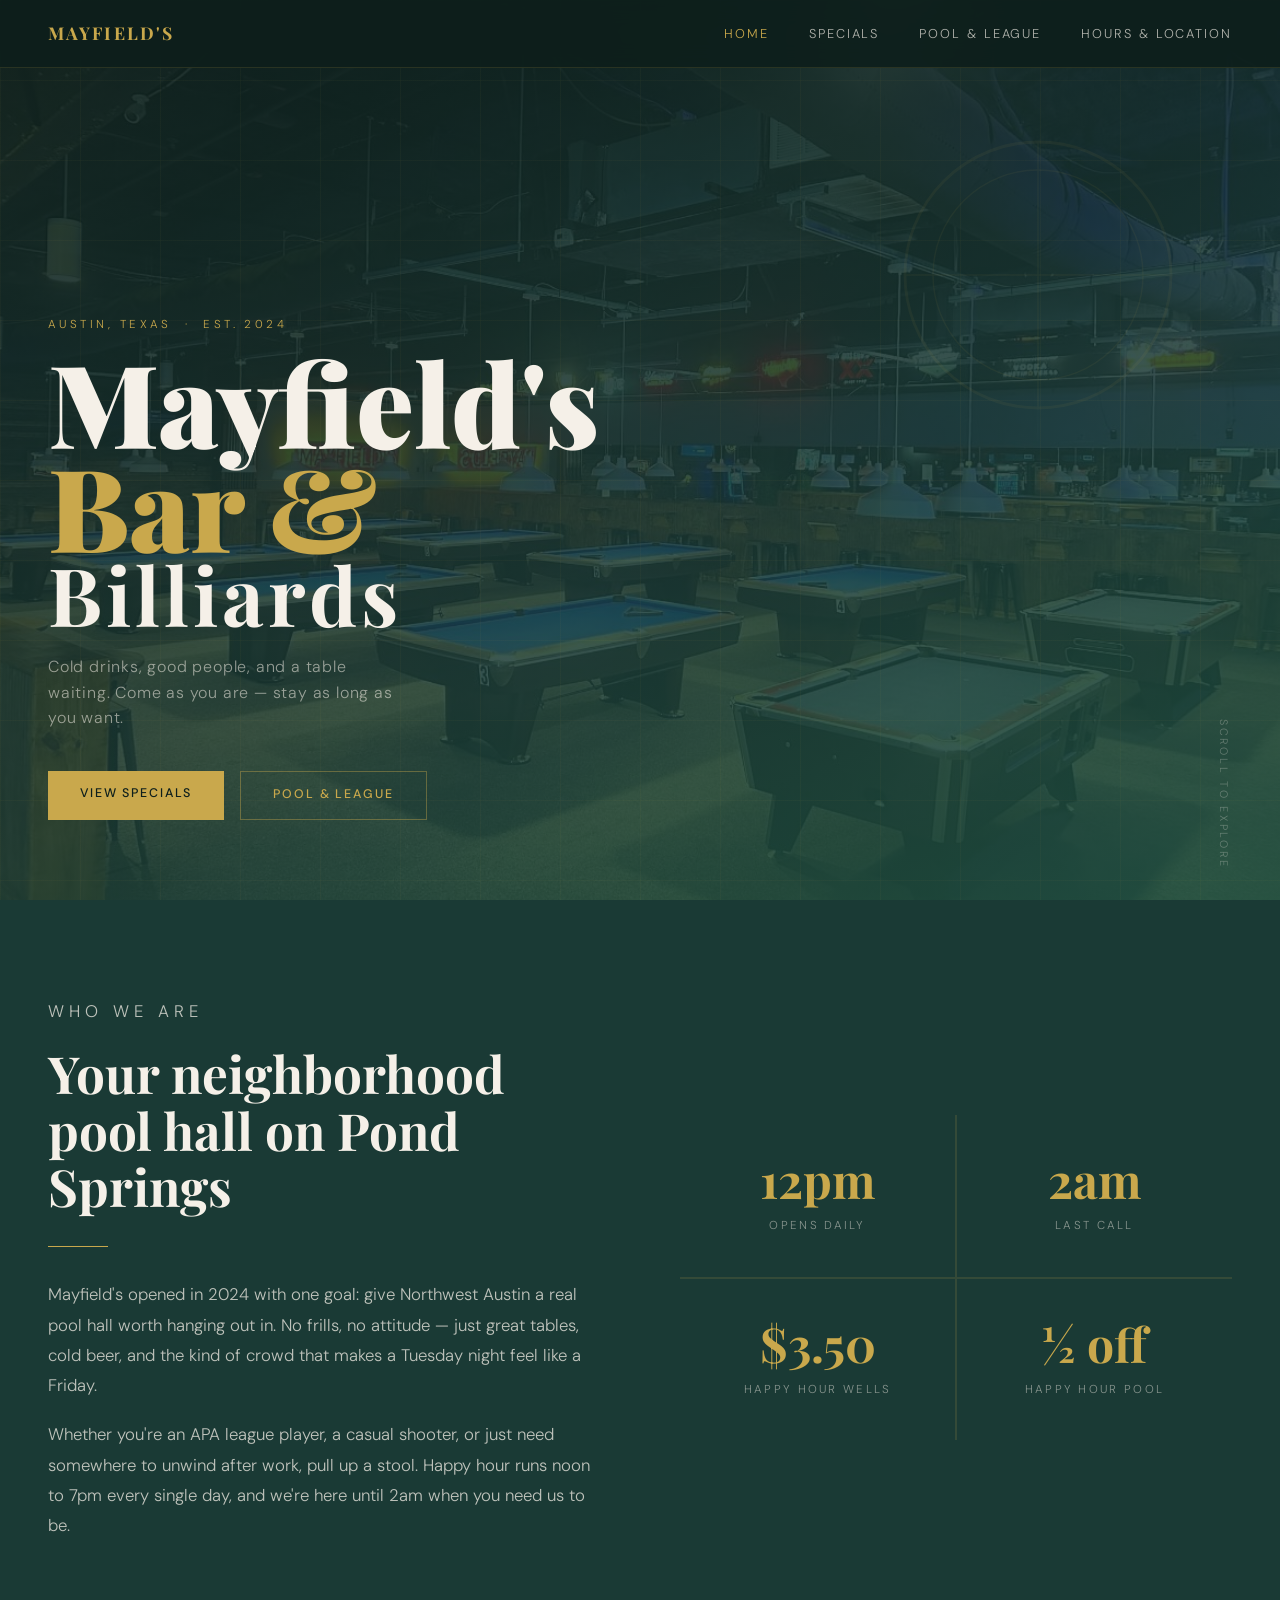
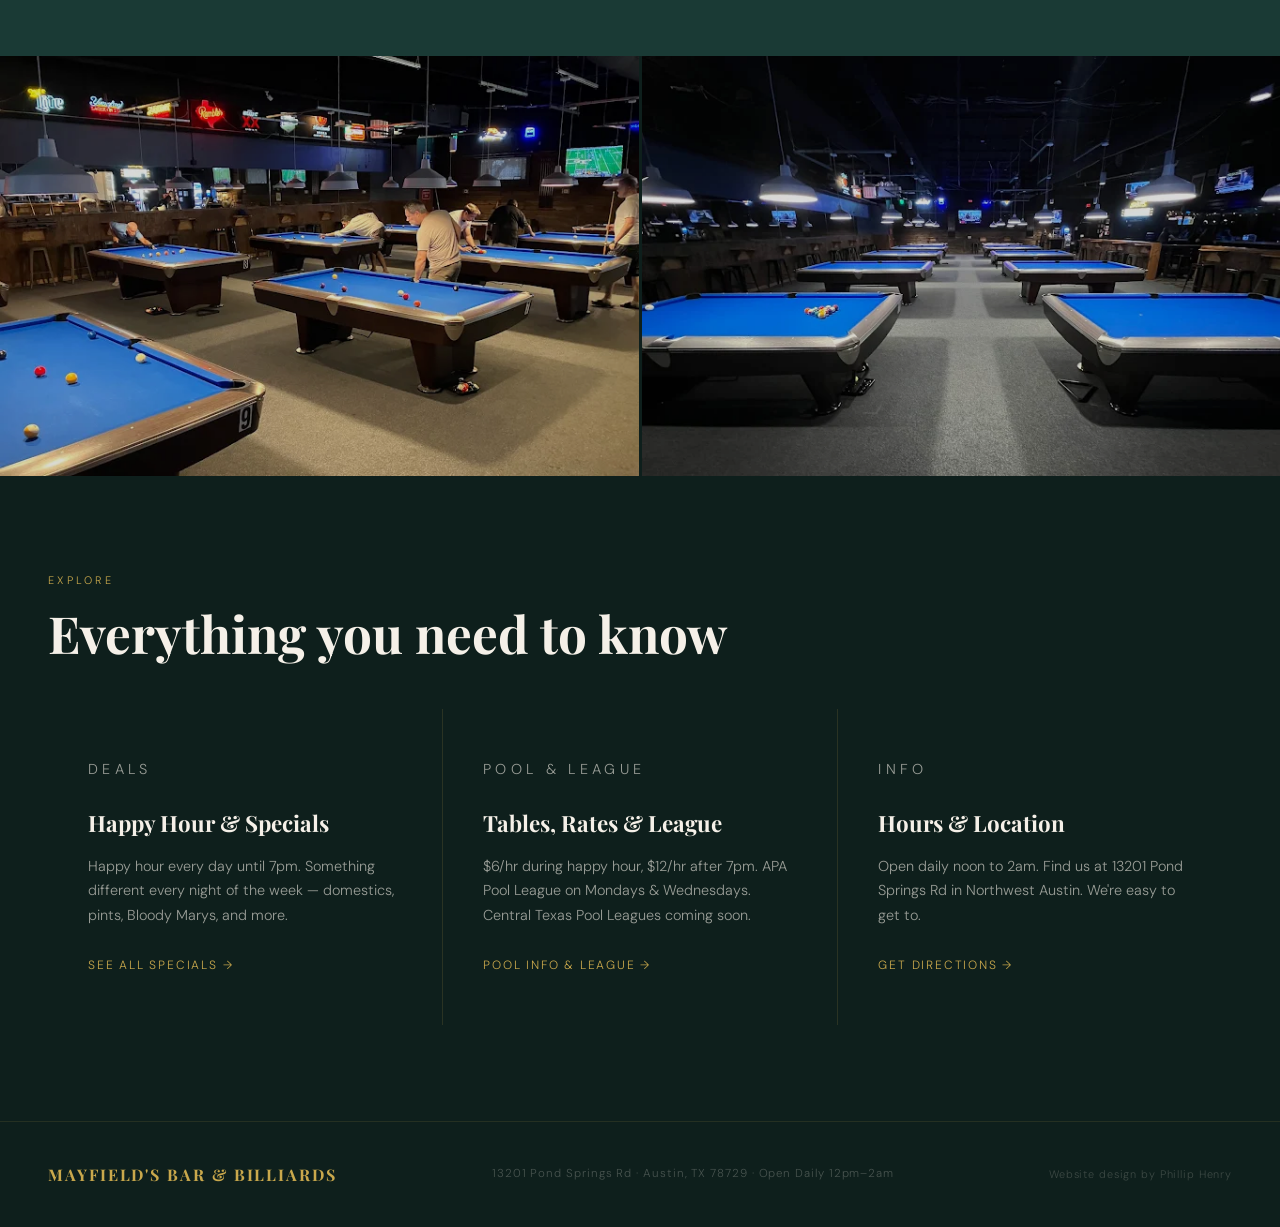
<file: index.html>
<!DOCTYPE html>
<html lang="en">
<head>
<meta charset="UTF-8">
<meta name="viewport" content="width=device-width, initial-scale=1.0">
<title>Mayfield's Bar & Billiards — Austin, TX</title>
<meta name="description" content="Northwest Austin's neighborhood pool hall. Cold drinks, good people, and tables waiting. Open daily noon–2am. Happy hour every day until 7pm.">
<link rel="preconnect" href="https://fonts.googleapis.com">
<link href="https://fonts.googleapis.com/css2?family=Playfair+Display:wght@700;900&family=DM+Sans:wght@300;400;500&display=swap" rel="stylesheet">
<link rel="stylesheet" href="styles.css">
</head>
<body>

<!-- MOBILE MENU -->
<div class="mobile-menu" id="mobileMenu">
  <button class="mobile-menu-close" id="mobileClose" aria-label="Close menu">&#x2715;</button>
  <a href="index.html">Home</a>
  <a href="specials.html">Specials</a>
  <a href="pool.html">Pool &amp; League</a>
  <a href="hours.html">Hours &amp; Location</a>
</div>

<!-- NAV -->
<nav>
  <a href="index.html" class="nav-logo">Mayfield's</a>
  <ul class="nav-links">
    <li><a href="index.html" class="active">Home</a></li>
    <li><a href="specials.html">Specials</a></li>
    <li><a href="pool.html">Pool &amp; League</a></li>
    <li><a href="hours.html">Hours &amp; Location</a></li>
  </ul>
  <button class="hamburger" id="hamburger" aria-label="Open menu">
    <span></span><span></span><span></span>
  </button>
</nav>

<!-- HERO -->
<section class="hero">
  <div class="table-lines"></div>
  <svg class="hero-decoration" viewBox="0 0 200 200" xmlns="http://www.w3.org/2000/svg" aria-hidden="true">
    <circle cx="100" cy="100" r="95" fill="none" stroke="#c9a84c" stroke-width="2"/>
    <circle cx="100" cy="100" r="75" fill="none" stroke="#c9a84c" stroke-width="1"/>
    <line x1="5" y1="100" x2="195" y2="100" stroke="#c9a84c" stroke-width="1"/>
    <line x1="100" y1="5" x2="100" y2="195" stroke="#c9a84c" stroke-width="1"/>
  </svg>
  <p class="hero-eyebrow">Austin, Texas &nbsp;·&nbsp; Est. 2024</p>
  <h1 class="hero-title">
    Mayfield's
    <span>Bar &amp;</span>
    <span style="color: var(--cream); font-size: 0.7em; font-weight: 700; letter-spacing: 0.05em;">Billiards</span>
  </h1>
  <p class="hero-sub">Cold drinks, good people, and a table waiting. Come as you are — stay as long as you want.</p>
  <div class="hero-cta">
    <a href="specials.html" class="btn-primary">View Specials</a>
    <a href="pool.html" class="btn-ghost">Pool &amp; League</a>
  </div>
  <span class="hero-scroll-hint">Scroll to explore</span>
</section>

<!-- ABOUT -->
<section class="about" id="about">
  <div class="about-text">
    <p class="section-label">Who We Are</p>
    <h2 class="section-title">Your neighborhood pool hall on Pond Springs</h2>
    <div class="gold-rule"></div>
    <p>Mayfield's opened in 2024 with one goal: give Northwest Austin a real pool hall worth hanging out in. No frills, no attitude — just great tables, cold beer, and the kind of crowd that makes a Tuesday night feel like a Friday.</p>
    <p>Whether you're an APA league player, a casual shooter, or just need somewhere to unwind after work, pull up a stool. Happy hour runs noon to 7pm every single day, and we're here until 2am when you need us to be.</p>
  </div>
  <div class="about-stats">
    <div class="stat-box">
      <span class="stat-num">12pm</span>
      <span class="stat-label">Opens Daily</span>
    </div>
    <div class="stat-box">
      <span class="stat-num">2am</span>
      <span class="stat-label">Last Call</span>
    </div>
    <div class="stat-box">
      <span class="stat-num">$3.50</span>
      <span class="stat-label">Happy Hour Wells</span>
    </div>
    <div class="stat-box">
      <span class="stat-num">½ off</span>
      <span class="stat-label">Happy Hour Pool</span>
    </div>
  </div>
</section>

<!-- PHOTO STRIP -->
<div class="photo-strip">
  <img src="images/players.webp" alt="Players shooting pool at Mayfield's">
  <img src="images/tables-empty.webp" alt="Pool tables at Mayfield's Bar & Billiards">
</div>

<!-- PAGE TEASERS -->
<section class="page-links">
  <p class="section-label">Explore</p>
  <h2 class="section-title">Everything you need to know</h2>
  <div class="page-link-grid">

    <a href="specials.html" class="page-link-card">
      <p class="section-label">Deals</p>
      <h3>Happy Hour &amp; Specials</h3>
      <p>Happy hour every day until 7pm. Something different every night of the week — domestics, pints, Bloody Marys, and more.</p>
      <span class="link-arrow">See All Specials →</span>
    </a>

    <a href="pool.html" class="page-link-card">
      <p class="section-label">Pool &amp; League</p>
      <h3>Tables, Rates &amp; League</h3>
      <p>$6/hr during happy hour, $12/hr after 7pm. APA Pool League on Mondays &amp; Wednesdays. Central Texas Pool Leagues coming soon.</p>
      <span class="link-arrow">Pool Info &amp; League →</span>
    </a>

    <a href="hours.html" class="page-link-card">
      <p class="section-label">Info</p>
      <h3>Hours &amp; Location</h3>
      <p>Open daily noon to 2am. Find us at 13201 Pond Springs Rd in Northwest Austin. We're easy to get to.</p>
      <span class="link-arrow">Get Directions →</span>
    </a>

  </div>
</section>

<!-- FOOTER -->
<footer>
  <a href="index.html" class="footer-logo">Mayfield's Bar &amp; Billiards</a>
  <div class="footer-copy">13201 Pond Springs Rd · Austin, TX 78729 · Open Daily 12pm–2am</div>
  <div class="footer-credit">Website design by Phillip Henry</div>
</footer>

<script>
  const hamburger = document.getElementById('hamburger');
  const mobileMenu = document.getElementById('mobileMenu');
  const mobileClose = document.getElementById('mobileClose');
  hamburger.addEventListener('click', () => mobileMenu.classList.add('open'));
  mobileClose.addEventListener('click', () => mobileMenu.classList.remove('open'));
  mobileMenu.addEventListener('click', e => { if (e.target === mobileMenu) mobileMenu.classList.remove('open'); });
</script>
</body>
</html>
</file>
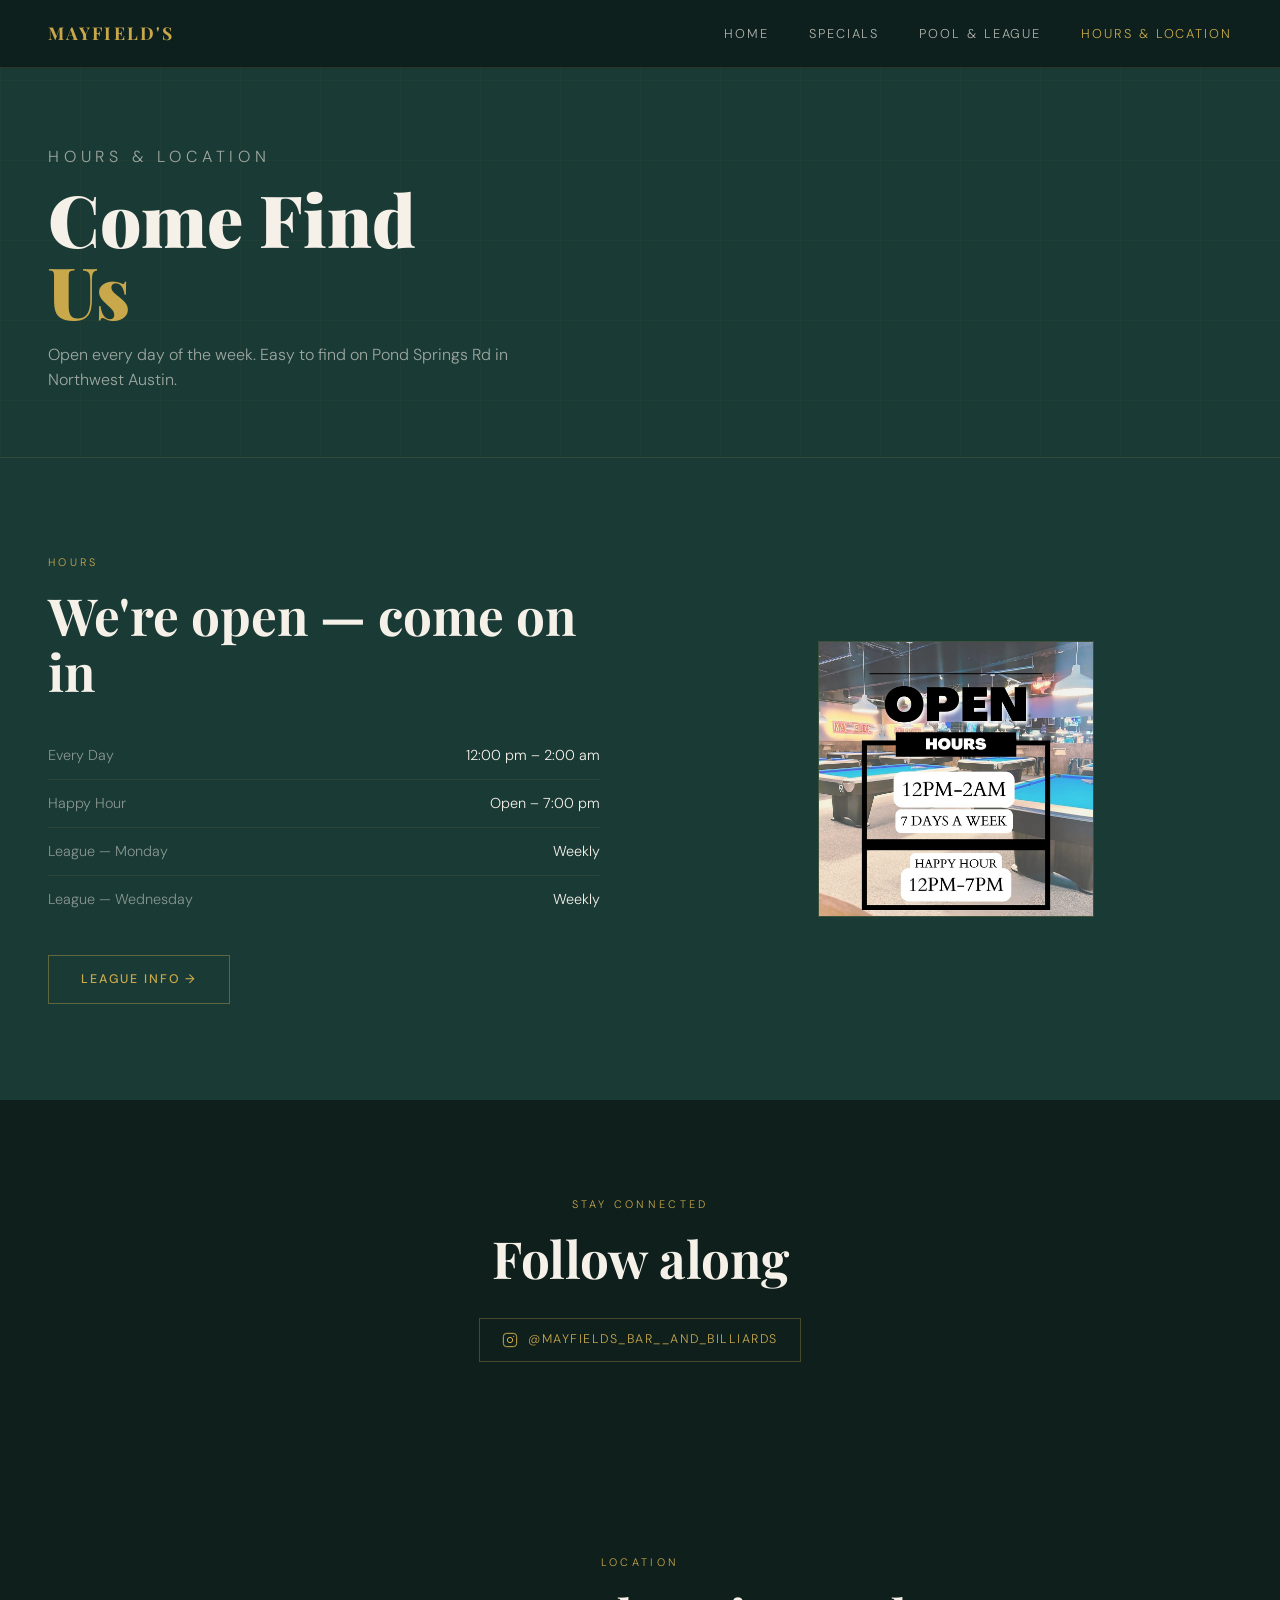
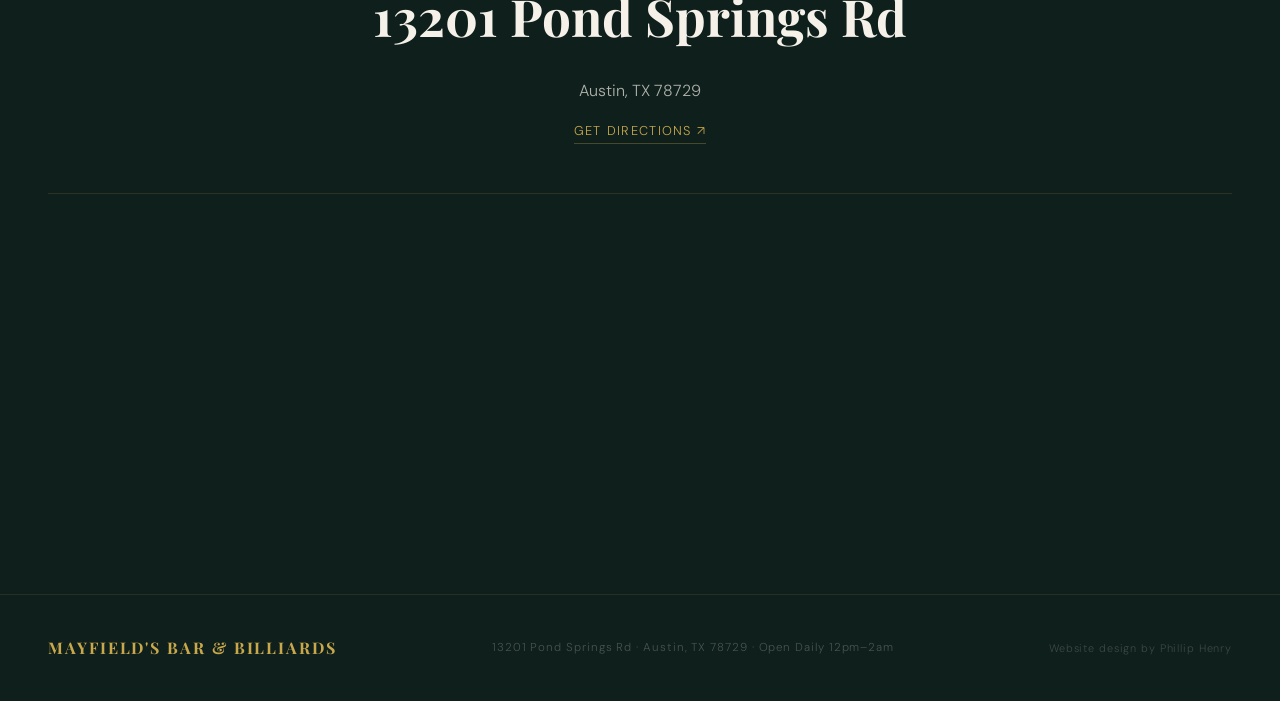
<file: hours.html>
<!DOCTYPE html>
<html lang="en">
<head>
<meta charset="UTF-8">
<meta name="viewport" content="width=device-width, initial-scale=1.0">
<title>Hours & Location — Mayfield's Bar & Billiards</title>
<meta name="description" content="Mayfield's Bar & Billiards is open daily noon to 2am at 13201 Pond Springs Rd, Austin TX 78729. Happy hour runs noon–7pm every day.">
<link rel="preconnect" href="https://fonts.googleapis.com">
<link href="https://fonts.googleapis.com/css2?family=Playfair+Display:wght@700;900&family=DM+Sans:wght@300;400;500&display=swap" rel="stylesheet">
<link rel="stylesheet" href="styles.css">
</head>
<body>

<!-- MOBILE MENU -->
<div class="mobile-menu" id="mobileMenu">
  <button class="mobile-menu-close" id="mobileClose" aria-label="Close menu">&#x2715;</button>
  <a href="index.html">Home</a>
  <a href="specials.html">Specials</a>
  <a href="pool.html">Pool &amp; League</a>
  <a href="hours.html">Hours &amp; Location</a>
</div>

<!-- NAV -->
<nav>
  <a href="index.html" class="nav-logo">Mayfield's</a>
  <ul class="nav-links">
    <li><a href="index.html">Home</a></li>
    <li><a href="specials.html">Specials</a></li>
    <li><a href="pool.html">Pool &amp; League</a></li>
    <li><a href="hours.html" class="active">Hours &amp; Location</a></li>
  </ul>
  <button class="hamburger" id="hamburger" aria-label="Open menu">
    <span></span><span></span><span></span>
  </button>
</nav>

<!-- PAGE HERO -->
<div class="page-hero">
  <p class="section-label">Hours &amp; Location</p>
  <h1>Come Find<br><span style="color: var(--gold);">Us</span></h1>
  <p>Open every day of the week. Easy to find on Pond Springs Rd in Northwest Austin.</p>
</div>

<!-- HOURS -->
<section class="hours-section" id="hours">
  <div>
    <p class="section-label">Hours</p>
    <h2 class="section-title">We're open — come on in</h2>
    <div class="hours-list">
      <div class="hours-row">
        <span class="hours-day">Every Day</span>
        <span class="hours-time">12:00 pm – 2:00 am</span>
      </div>
      <div class="hours-row">
        <span class="hours-day">Happy Hour</span>
        <span class="hours-time">Open – 7:00 pm</span>
      </div>
      <div class="hours-row">
        <span class="hours-day">League — Monday</span>
        <span class="hours-time">Weekly</span>
      </div>
      <div class="hours-row">
        <span class="hours-day">League — Wednesday</span>
        <span class="hours-time">Weekly</span>
      </div>
    </div>
    <div style="margin-top: 2rem;">
      <a href="pool.html#league" class="btn-ghost">League Info →</a>
    </div>
  </div>
  <div>
    <img src="images/hours-promo.jpg" alt="Open hours and happy hour info" style="width: 50%; display: block; border: 1px solid rgba(201, 168, 76, 0.2); margin: 0 auto;">
  </div>
</section>

<!-- SOCIAL -->
<section class="social-section" id="social">
  <p class="section-label">Stay Connected</p>
  <h2 class="section-title">Follow along</h2>
  <div class="social-icons">
    <a href="https://www.instagram.com/mayfields_bar__and_billiards/" class="social-link" target="_blank" rel="noopener noreferrer">
      <svg width="16" height="16" viewBox="0 0 24 24" fill="none" stroke="currentColor" stroke-width="1.5" aria-hidden="true">
        <rect x="2" y="2" width="20" height="20" rx="5"/>
        <circle cx="12" cy="12" r="4"/>
        <circle cx="17.5" cy="6.5" r="1" fill="currentColor" stroke="none"/>
      </svg>
      @mayfields_bar__and_billiards
    </a>
  </div>
</section>

<!-- LOCATION -->
<section class="location-section" id="location">
  <p class="section-label">Location</p>
  <h2 class="section-title">13201 Pond Springs Rd</h2>
  <div class="address-block">
    Austin, TX 78729<br>
    <a href="https://www.google.com/maps/place/mayfield%E2%80%99s+bar+and+billiards/data=!4m2!3m1!1s0x8644cd9cfb4750c3:0x743b629567cdb4bb?sa=X&ved=1t:242&ictx=111" target="_blank" rel="noopener noreferrer" style="color: var(--gold); font-size: 0.8rem; letter-spacing: 0.1em; text-transform: uppercase; text-decoration: none; display: inline-block; margin-top: 0.8rem; border-bottom: 1px solid rgba(201,168,76,0.3);">Get Directions ↗</a>
  </div>
  <div class="map-embed">
    <iframe
      src="https://www.google.com/maps/embed?pb=!1m18!1m12!1m3!1d600!2d-97.7784356!3d30.4461556!2m3!1f0!2f0!3f0!3m2!1i1024!2i768!4f13.1!3m3!1m2!1s0x8644cd9cfb4750c3%3A0x743b629567cdb4bb!2sMayfield%E2%80%99s%20Bar%20and%20Billiards!5e0!3m2!1sen!2sus!4v1714000000000"
      width="100%"
      height="400"
      frameborder="0"
      style="display: block; border: 0; filter: grayscale(30%) invert(5%);"
      allowfullscreen=""
      loading="lazy"
      referrerpolicy="no-referrer-when-downgrade"
      title="Mayfield's Bar & Billiards on Google Maps">
    </iframe>
  </div>
</section>

<!-- FOOTER -->
<footer>
  <a href="index.html" class="footer-logo">Mayfield's Bar &amp; Billiards</a>
  <div class="footer-copy">13201 Pond Springs Rd · Austin, TX 78729 · Open Daily 12pm–2am</div>
  <div class="footer-credit">Website design by Phillip Henry</div>
</footer>

<script>
  const hamburger = document.getElementById('hamburger');
  const mobileMenu = document.getElementById('mobileMenu');
  const mobileClose = document.getElementById('mobileClose');
  hamburger.addEventListener('click', () => mobileMenu.classList.add('open'));
  mobileClose.addEventListener('click', () => mobileMenu.classList.remove('open'));
  mobileMenu.addEventListener('click', e => { if (e.target === mobileMenu) mobileMenu.classList.remove('open'); });
</script>
</body>
</html>
</file>
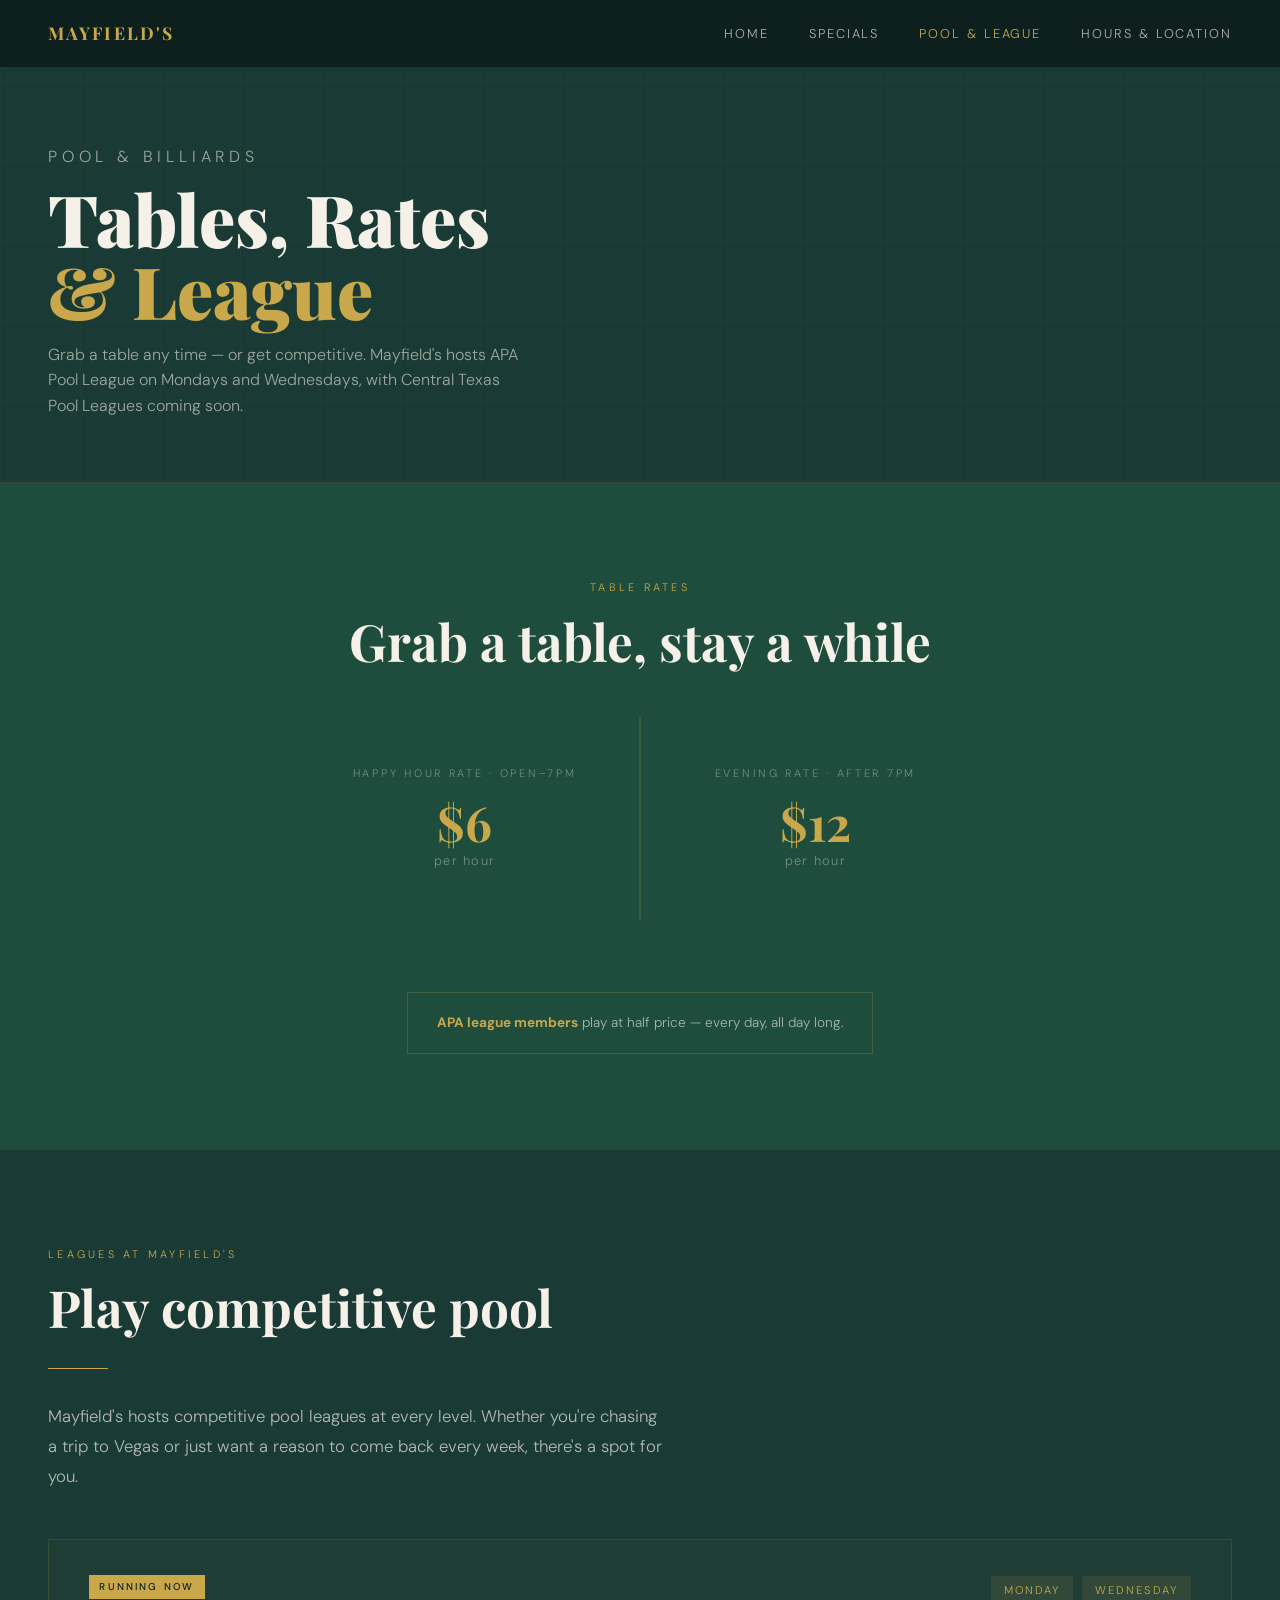
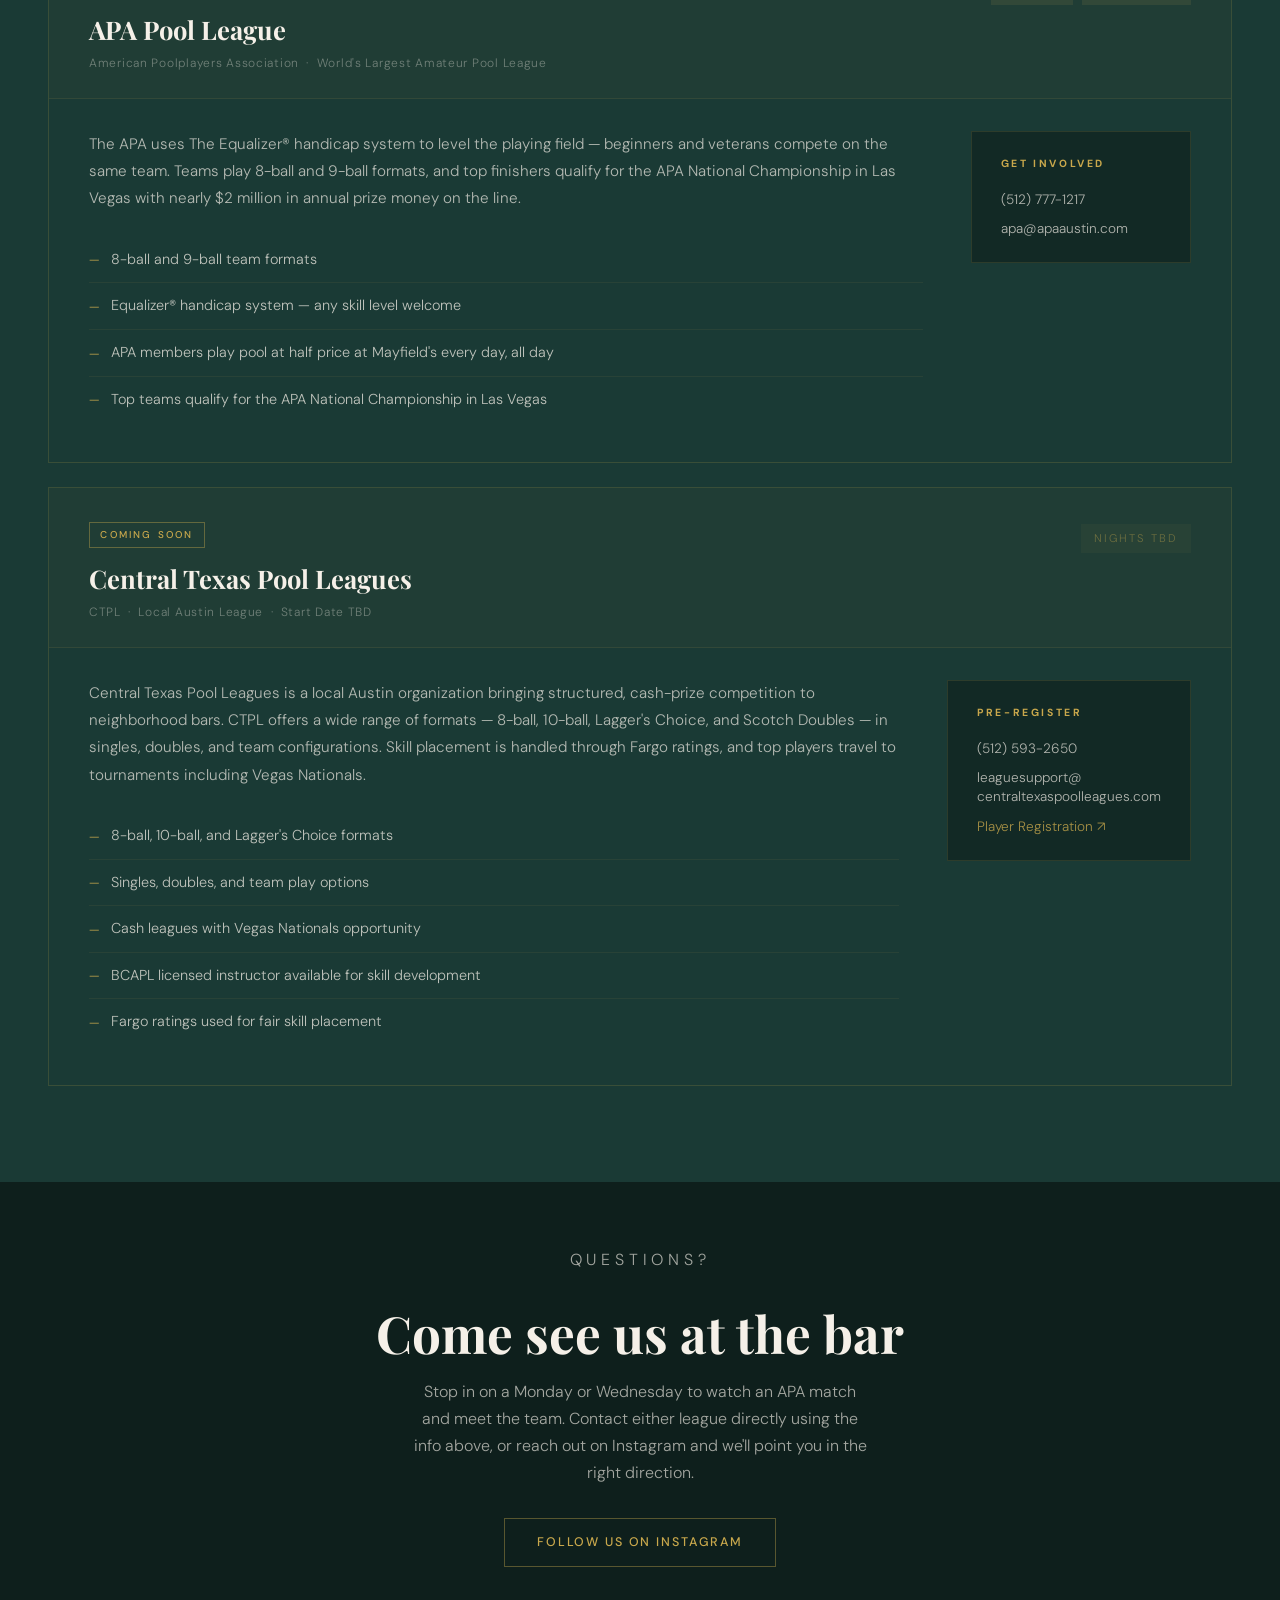
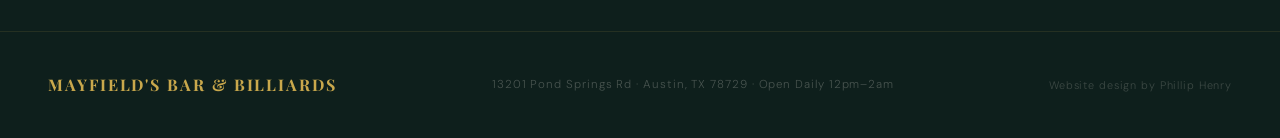
<file: pool.html>
<!DOCTYPE html>
<html lang="en">
<head>
<meta charset="UTF-8">
<meta name="viewport" content="width=device-width, initial-scale=1.0">
<title>Pool, Rates & League — Mayfield's Bar & Billiards</title>
<meta name="description" content="Pool tables at Mayfield's Bar & Billiards. $6/hr happy hour, $12/hr after 7pm. APA Pool League on Mondays & Wednesdays. Central Texas Pool Leagues coming soon.">
<link rel="preconnect" href="https://fonts.googleapis.com">
<link href="https://fonts.googleapis.com/css2?family=Playfair+Display:wght@700;900&family=DM+Sans:wght@300;400;500&display=swap" rel="stylesheet">
<link rel="stylesheet" href="styles.css">
</head>
<body>

<!-- MOBILE MENU -->
<div class="mobile-menu" id="mobileMenu">
  <button class="mobile-menu-close" id="mobileClose" aria-label="Close menu">&#x2715;</button>
  <a href="index.html">Home</a>
  <a href="specials.html">Specials</a>
  <a href="pool.html">Pool &amp; League</a>
  <a href="hours.html">Hours &amp; Location</a>
</div>

<!-- NAV -->
<nav>
  <a href="index.html" class="nav-logo">Mayfield's</a>
  <ul class="nav-links">
    <li><a href="index.html">Home</a></li>
    <li><a href="specials.html">Specials</a></li>
    <li><a href="pool.html" class="active">Pool &amp; League</a></li>
    <li><a href="hours.html">Hours &amp; Location</a></li>
  </ul>
  <button class="hamburger" id="hamburger" aria-label="Open menu">
    <span></span><span></span><span></span>
  </button>
</nav>

<!-- PAGE HERO -->
<div class="page-hero">
  <p class="section-label">Pool &amp; Billiards</p>
  <h1>Tables, Rates<br><span style="color: var(--gold);">&amp; League</span></h1>
  <p>Grab a table any time — or get competitive. Mayfield's hosts APA Pool League on Mondays and Wednesdays, with Central Texas Pool Leagues coming soon.</p>
</div>

<!-- POOL RATES -->
<section class="pool-section" id="rates">
  <p class="section-label">Table Rates</p>
  <h2 class="section-title">Grab a table, stay a while</h2>
  <div class="rates-container">
    <div class="rate-card">
      <p class="rate-time">Happy Hour Rate · Open–7pm</p>
      <p class="rate-price">$6</p>
      <p class="rate-unit">per hour</p>
    </div>
    <div class="rate-card">
      <p class="rate-time">Evening Rate · After 7pm</p>
      <p class="rate-price">$12</p>
      <p class="rate-unit">per hour</p>
    </div>
  </div>
  <div style="margin-top: 1.5rem;">
    <div class="rate-note">
      <strong>APA league members</strong> play at half price — every day, all day long.
    </div>
  </div>
</section>

<!-- LEAGUES -->
<section class="league-section" id="league">
  <p class="section-label">Leagues at Mayfield's</p>
  <h2 class="section-title">Play competitive pool</h2>
  <div class="gold-rule"></div>
  <p class="league-intro">
    Mayfield's hosts competitive pool leagues at every level. Whether you're chasing a trip to Vegas or just want a reason to come back every week, there's a spot for you.
  </p>

  <!-- APA -->
  <div class="league-block">
    <div class="league-block-head">
      <div>
        <span class="league-status">Running Now</span>
        <h3>APA Pool League</h3>
        <p class="league-block-sub">American Poolplayers Association &nbsp;·&nbsp; World's Largest Amateur Pool League</p>
      </div>
      <div class="league-nights-row">
        <span class="league-night-tag">Monday</span>
        <span class="league-night-tag">Wednesday</span>
      </div>
    </div>
    <div class="league-block-body">
      <div>
        <p class="league-block-desc">
          The APA uses The Equalizer® handicap system to level the playing field — beginners and veterans compete on the same team. Teams play 8-ball and 9-ball formats, and top finishers qualify for the APA National Championship in Las Vegas with nearly $2 million in annual prize money on the line.
        </p>
        <ul class="league-perks">
          <li>8-ball and 9-ball team formats</li>
          <li>Equalizer® handicap system — any skill level welcome</li>
          <li>APA members play pool at half price at Mayfield's every day, all day</li>
          <li>Top teams qualify for the APA National Championship in Las Vegas</li>
        </ul>
      </div>
      <div class="league-contact-card">
        <h4>Get Involved</h4>
        <a href="tel:+15127771217" class="contact-line">(512) 777-1217</a>
        <a href="mailto:apa@apaaustin.com" class="contact-line">apa@apaaustin.com</a>
      </div>
    </div>
  </div>

  <!-- CTPL -->
  <div class="league-block">
    <div class="league-block-head">
      <div>
        <span class="league-status soon">Coming Soon</span>
        <h3>Central Texas Pool Leagues</h3>
        <p class="league-block-sub">CTPL &nbsp;·&nbsp; Local Austin League &nbsp;·&nbsp; Start Date TBD</p>
      </div>
      <div class="league-nights-row">
        <span class="league-night-tag" style="opacity: 0.45;">Nights TBD</span>
      </div>
    </div>
    <div class="league-block-body">
      <div>
        <p class="league-block-desc">
          Central Texas Pool Leagues is a local Austin organization bringing structured, cash-prize competition to neighborhood bars. CTPL offers a wide range of formats — 8-ball, 10-ball, Lagger's Choice, and Scotch Doubles — in singles, doubles, and team configurations. Skill placement is handled through Fargo ratings, and top players travel to tournaments including Vegas Nationals.
        </p>
        <ul class="league-perks">
          <li>8-ball, 10-ball, and Lagger's Choice formats</li>
          <li>Singles, doubles, and team play options</li>
          <li>Cash leagues with Vegas Nationals opportunity</li>
          <li>BCAPL licensed instructor available for skill development</li>
          <li>Fargo ratings used for fair skill placement</li>
        </ul>
      </div>
      <div class="league-contact-card">
        <h4>Pre-Register</h4>
        <a href="tel:+15125932650" class="contact-line">(512) 593-2650</a>
        <a href="mailto:leaguesupport@centraltexaspoolleagues.com" class="contact-line">leaguesupport@<br>centraltexaspoolleagues.com</a>
        <a href="https://centraltexaspoolleagues.com/player-registration/" class="contact-line external" target="_blank" rel="noopener noreferrer">Player Registration ↗</a>
      </div>
    </div>
  </div>

</section>

<!-- LEAGUE CTA -->
<div class="league-join">
  <p class="section-label" style="text-align: center;">Questions?</p>
  <h2 class="section-title" style="text-align: center; margin-bottom: 1rem;">Come see us at the bar</h2>
  <p>Stop in on a Monday or Wednesday to watch an APA match and meet the team. Contact either league directly using the info above, or reach out on Instagram and we'll point you in the right direction.</p>
  <a href="https://www.instagram.com/mayfields_bar__and_billiards/" class="btn-ghost" target="_blank" rel="noopener noreferrer">Follow us on Instagram</a>
</div>

<!-- FOOTER -->
<footer>
  <a href="index.html" class="footer-logo">Mayfield's Bar &amp; Billiards</a>
  <div class="footer-copy">13201 Pond Springs Rd · Austin, TX 78729 · Open Daily 12pm–2am</div>
  <div class="footer-credit">Website design by Phillip Henry</div>
</footer>

<script>
  const hamburger = document.getElementById('hamburger');
  const mobileMenu = document.getElementById('mobileMenu');
  const mobileClose = document.getElementById('mobileClose');
  hamburger.addEventListener('click', () => mobileMenu.classList.add('open'));
  mobileClose.addEventListener('click', () => mobileMenu.classList.remove('open'));
  mobileMenu.addEventListener('click', e => { if (e.target === mobileMenu) mobileMenu.classList.remove('open'); });
</script>
</body>
</html>
</file>
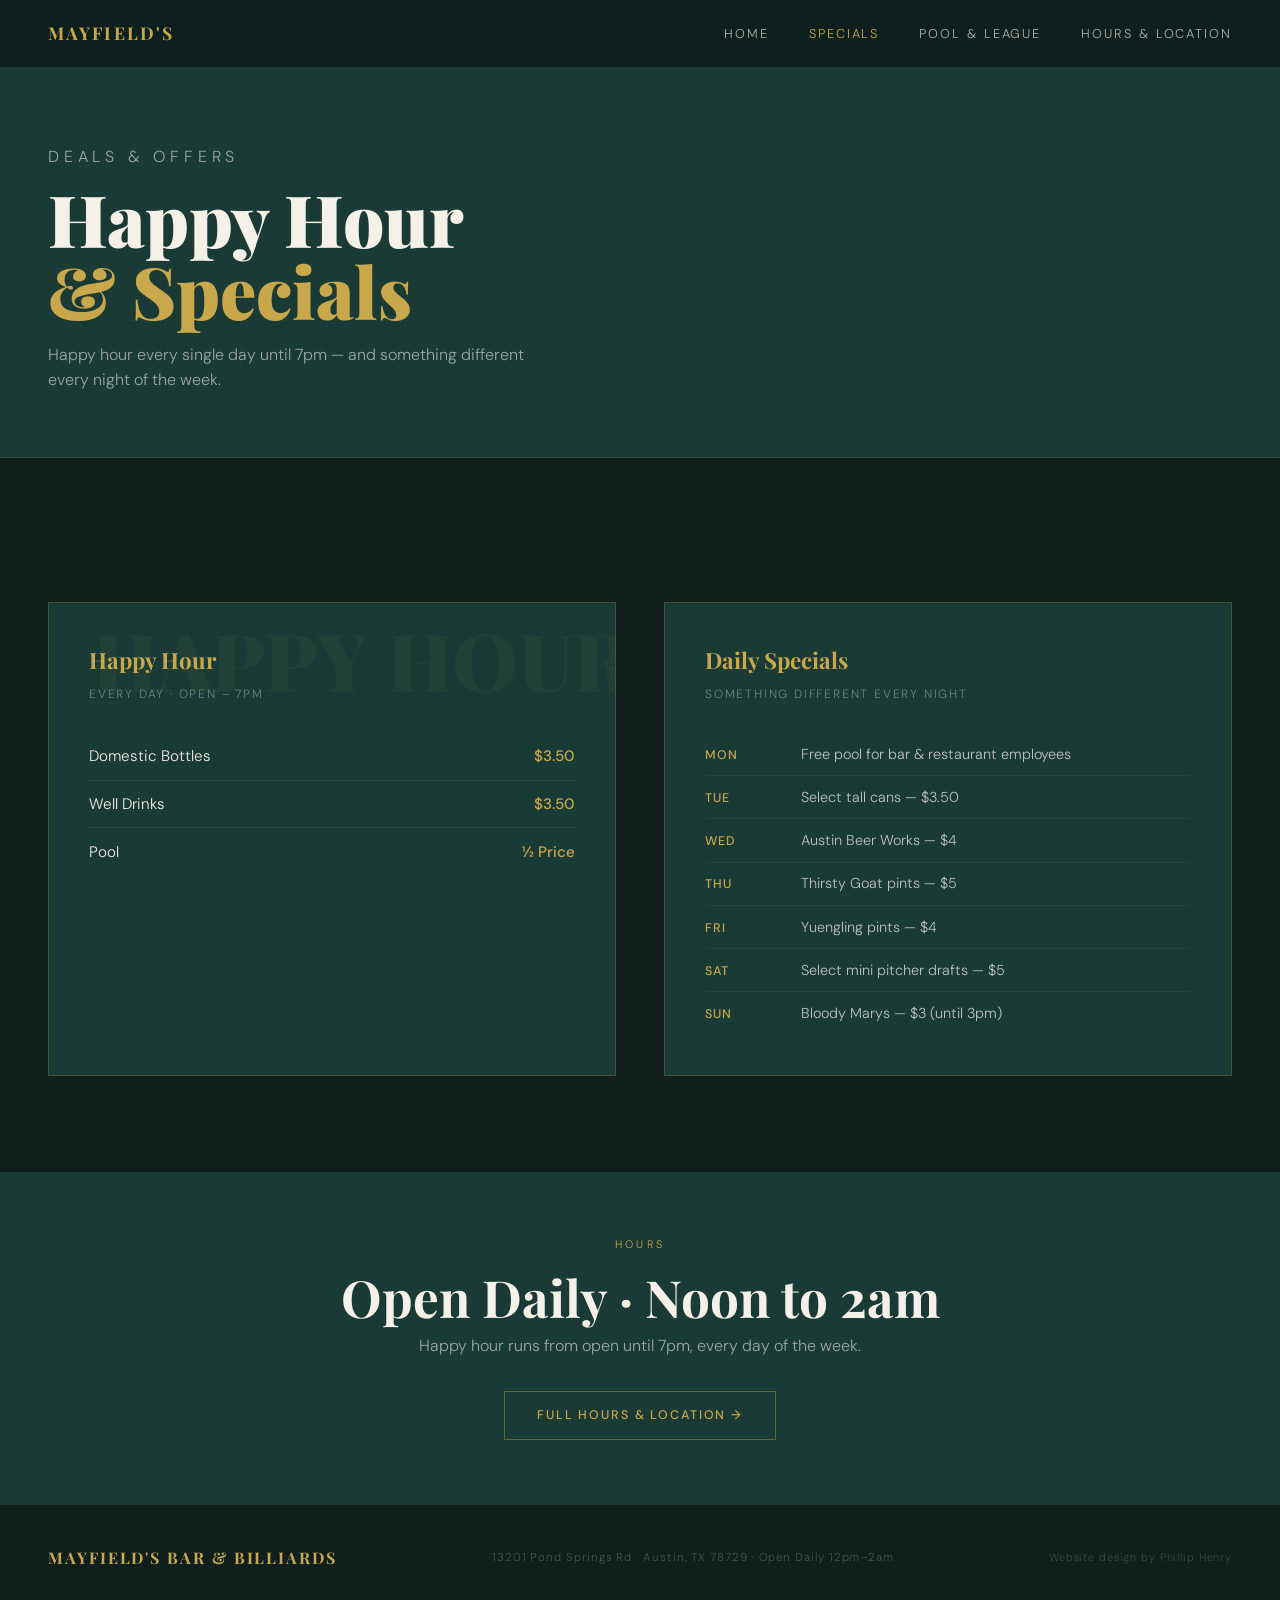
<file: specials.html>
<!DOCTYPE html>
<html lang="en">
<head>
<meta charset="UTF-8">
<meta name="viewport" content="width=device-width, initial-scale=1.0">
<title>Specials & Happy Hour — Mayfield's Bar & Billiards</title>
<meta name="description" content="Happy hour every day noon–7pm at Mayfield's Bar & Billiards. $3.50 wells and domestics, half-price pool, plus a daily special every night of the week.">
<link rel="preconnect" href="https://fonts.googleapis.com">
<link href="https://fonts.googleapis.com/css2?family=Playfair+Display:wght@700;900&family=DM+Sans:wght@300;400;500&display=swap" rel="stylesheet">
<link rel="stylesheet" href="styles.css">
</head>
<body>

<!-- MOBILE MENU -->
<div class="mobile-menu" id="mobileMenu">
  <button class="mobile-menu-close" id="mobileClose" aria-label="Close menu">&#x2715;</button>
  <a href="index.html">Home</a>
  <a href="specials.html">Specials</a>
  <a href="pool.html">Pool &amp; League</a>
  <a href="hours.html">Hours &amp; Location</a>
</div>

<!-- NAV -->
<nav>
  <a href="index.html" class="nav-logo">Mayfield's</a>
  <ul class="nav-links">
    <li><a href="index.html">Home</a></li>
    <li><a href="specials.html" class="active">Specials</a></li>
    <li><a href="pool.html">Pool &amp; League</a></li>
    <li><a href="hours.html">Hours &amp; Location</a></li>
  </ul>
  <button class="hamburger" id="hamburger" aria-label="Open menu">
    <span></span><span></span><span></span>
  </button>
</nav>

<!-- PAGE HERO -->
<div class="page-hero">
  <p class="section-label">Deals &amp; Offers</p>
  <h1>Happy Hour<br><span style="color: var(--gold);">&amp; Specials</span></h1>
  <p>Happy hour every single day until 7pm — and something different every night of the week.</p>
</div>

<!-- SPECIALS -->
<section class="specials" id="specials">
  <div class="specials-grid">

    <div class="happy-hour-card">
      <h3>Happy Hour</h3>
      <p class="subtitle">Every Day · Open – 7pm</p>
      <div class="hh-item">
        <span>Domestic Bottles</span>
        <span class="hh-price">$3.50</span>
      </div>
      <div class="hh-item">
        <span>Well Drinks</span>
        <span class="hh-price">$3.50</span>
      </div>
      <div class="hh-item">
        <span>Pool</span>
        <span class="hh-price">½ Price</span>
      </div>
    </div>

    <div class="daily-specials-card">
      <h3>Daily Specials</h3>
      <p class="subtitle">Something Different Every Night</p>
      <div class="day-row"><span class="day-name">Mon</span><span class="day-deal">Free pool for bar &amp; restaurant employees</span></div>
      <div class="day-row"><span class="day-name">Tue</span><span class="day-deal">Select tall cans — $3.50</span></div>
      <div class="day-row"><span class="day-name">Wed</span><span class="day-deal">Austin Beer Works — $4</span></div>
      <div class="day-row"><span class="day-name">Thu</span><span class="day-deal">Thirsty Goat pints — $5</span></div>
      <div class="day-row"><span class="day-name">Fri</span><span class="day-deal">Yuengling pints — $4</span></div>
      <div class="day-row"><span class="day-name">Sat</span><span class="day-deal">Select mini pitcher drafts — $5</span></div>
      <div class="day-row"><span class="day-name">Sun</span><span class="day-deal">Bloody Marys — $3 (until 3pm)</span></div>
    </div>

  </div>
</section>

<!-- HOURS REMINDER -->
<section style="background: var(--teal); padding: 4rem 3rem; text-align: center; position: relative; z-index: 1;">
  <p class="section-label">Hours</p>
  <h2 class="section-title" style="margin-bottom: 0.5rem;">Open Daily · Noon to 2am</h2>
  <p style="color: rgba(245,240,232,0.6); margin-bottom: 2rem;">Happy hour runs from open until 7pm, every day of the week.</p>
  <a href="hours.html" class="btn-ghost">Full Hours &amp; Location →</a>
</section>

<!-- FOOTER -->
<footer>
  <a href="index.html" class="footer-logo">Mayfield's Bar &amp; Billiards</a>
  <div class="footer-copy">13201 Pond Springs Rd · Austin, TX 78729 · Open Daily 12pm–2am</div>
  <div class="footer-credit">Website design by Phillip Henry</div>
</footer>

<script>
  const hamburger = document.getElementById('hamburger');
  const mobileMenu = document.getElementById('mobileMenu');
  const mobileClose = document.getElementById('mobileClose');
  hamburger.addEventListener('click', () => mobileMenu.classList.add('open'));
  mobileClose.addEventListener('click', () => mobileMenu.classList.remove('open'));
  mobileMenu.addEventListener('click', e => { if (e.target === mobileMenu) mobileMenu.classList.remove('open'); });
</script>
</body>
</html>
</file>
<file: styles.css>
/* ─── RESET & TOKENS ─── */
*, *::before, *::after { margin: 0; padding: 0; box-sizing: border-box; }

:root {
  --teal: #1a3a35;
  --teal-mid: #2a5248;
  --teal-light: #3d7a6e;
  --gold: #c9a84c;
  --gold-light: #e0c075;
  --cream: #f5f0e8;
  --dark: #0e1f1c;
  --felt: #1e4d3e;
}

html { scroll-behavior: smooth; }

body {
  background: var(--dark);
  color: var(--cream);
  font-family: 'DM Sans', sans-serif;
  font-weight: 300;
  line-height: 1.6;
  overflow-x: hidden;
}

body::before {
  content: '';
  position: fixed;
  inset: 0;
  background-image: url("data:image/svg+xml,%3Csvg viewBox='0 0 256 256' xmlns='http://www.w3.org/2000/svg'%3E%3Cfilter id='noise'%3E%3CfeTurbulence type='fractalNoise' baseFrequency='0.9' numOctaves='4' stitchTiles='stitch'/%3E%3C/filter%3E%3Crect width='100%25' height='100%25' filter='url(%23noise)' opacity='0.04'/%3E%3C/svg%3E");
  pointer-events: none;
  z-index: 0;
  opacity: 0.4;
}

/* ─── NAV ─── */
nav {
  position: fixed;
  top: 0; left: 0; right: 0;
  z-index: 100;
  display: flex;
  justify-content: space-between;
  align-items: center;
  padding: 1.2rem 3rem;
  background: rgba(14, 31, 28, 0.92);
  backdrop-filter: blur(12px);
  border-bottom: 1px solid rgba(201, 168, 76, 0.15);
}

.nav-logo {
  font-family: 'Playfair Display', serif;
  font-size: 1.1rem;
  font-weight: 700;
  color: var(--gold);
  letter-spacing: 0.12em;
  text-transform: uppercase;
  text-decoration: none;
}

.nav-links {
  display: flex;
  gap: 2.5rem;
  list-style: none;
}

.nav-links a {
  color: var(--cream);
  text-decoration: none;
  font-size: 0.8rem;
  letter-spacing: 0.15em;
  text-transform: uppercase;
  opacity: 0.7;
  transition: opacity 0.2s, color 0.2s;
}

.nav-links a:hover,
.nav-links a.active { opacity: 1; color: var(--gold); }

/* Hamburger */
.hamburger {
  display: none;
  flex-direction: column;
  gap: 5px;
  background: none;
  border: none;
  padding: 4px;
  cursor: pointer;
}

.hamburger span {
  display: block;
  width: 22px;
  height: 2px;
  background: var(--gold);
}

/* Mobile overlay menu */
.mobile-menu {
  display: none;
  position: fixed;
  inset: 0;
  background: rgba(14, 31, 28, 0.98);
  z-index: 99;
  flex-direction: column;
  justify-content: center;
  align-items: center;
  gap: 2.5rem;
}

.mobile-menu.open { display: flex; }

.mobile-menu a {
  color: var(--cream);
  text-decoration: none;
  font-size: 1.4rem;
  font-family: 'Playfair Display', serif;
  letter-spacing: 0.05em;
  transition: color 0.2s;
}

.mobile-menu a:hover { color: var(--gold); }

.mobile-menu-close {
  position: absolute;
  top: 1.5rem;
  right: 1.5rem;
  font-size: 2rem;
  color: var(--gold);
  background: none;
  border: none;
  cursor: pointer;
  line-height: 1;
  padding: 0.5rem;
}

/* ─── PAGE HERO (inner pages) ─── */
.page-hero {
  padding: 9rem 3rem 4rem;
  background: var(--teal);
  border-bottom: 1px solid rgba(201, 168, 76, 0.15);
  position: relative;
  z-index: 1;
  overflow: hidden;
}

.page-hero::after {
  content: '';
  position: absolute;
  inset: 0;
  background-image:
    linear-gradient(rgba(201, 168, 76, 0.03) 1px, transparent 1px),
    linear-gradient(90deg, rgba(201, 168, 76, 0.03) 1px, transparent 1px);
  background-size: 80px 80px;
}

.page-hero .section-label { margin-bottom: 0.75rem; }

.page-hero h1 {
  font-family: 'Playfair Display', serif;
  font-size: clamp(2.5rem, 6vw, 4.5rem);
  font-weight: 900;
  line-height: 1;
  color: var(--cream);
  margin-bottom: 1rem;
  position: relative;
  z-index: 1;
}

.page-hero p {
  font-size: 1rem;
  color: rgba(245, 240, 232, 0.6);
  max-width: 480px;
  position: relative;
  z-index: 1;
}

/* ─── SHARED SECTION STYLES ─── */
section {
  position: relative;
  z-index: 1;
  padding: 6rem 3rem;
}

.section-label {
  font-size: 0.68rem;
  letter-spacing: 0.3em;
  text-transform: uppercase;
  color: var(--gold);
  margin-bottom: 1rem;
}

.section-title {
  font-family: 'Playfair Display', serif;
  font-size: clamp(2rem, 4vw, 3.2rem);
  font-weight: 700;
  line-height: 1.1;
  color: var(--cream);
  margin-bottom: 2rem;
}

.gold-rule {
  width: 60px;
  height: 1px;
  background: var(--gold);
  margin-bottom: 2rem;
}

/* ─── BUTTONS ─── */
.btn-primary {
  background: var(--gold);
  color: var(--dark);
  padding: 0.85rem 2rem;
  border: none;
  font-family: 'DM Sans', sans-serif;
  font-size: 0.78rem;
  font-weight: 500;
  letter-spacing: 0.15em;
  text-transform: uppercase;
  cursor: pointer;
  text-decoration: none;
  display: inline-block;
  transition: background 0.2s, transform 0.15s;
}

.btn-primary:hover { background: var(--gold-light); transform: translateY(-1px); }

.btn-ghost {
  border: 1px solid rgba(201, 168, 76, 0.4);
  color: var(--gold);
  padding: 0.85rem 2rem;
  background: none;
  font-family: 'DM Sans', sans-serif;
  font-size: 0.78rem;
  font-weight: 500;
  letter-spacing: 0.15em;
  text-transform: uppercase;
  cursor: pointer;
  text-decoration: none;
  display: inline-block;
  transition: border-color 0.2s, background 0.2s;
}

.btn-ghost:hover { border-color: var(--gold); background: rgba(201, 168, 76, 0.08); }

/* ─── HERO (index only) ─── */
.hero {
  min-height: 100vh;
  display: flex;
  flex-direction: column;
  justify-content: flex-end;
  padding: 0 3rem 5rem;
  position: relative;
  background: linear-gradient(160deg, rgba(14,31,28,0.92) 0%, rgba(26,58,53,0.85) 60%, rgba(30,77,62,0.92) 100%), url('images/interior.jpg') center/cover no-repeat;
  overflow: hidden;
}

.hero-decoration {
  position: absolute;
  top: 15%;
  right: 8%;
  width: 280px;
  height: 280px;
  opacity: 0.06;
}

.table-lines {
  position: absolute;
  inset: 0;
  background-image:
    linear-gradient(rgba(201, 168, 76, 0.04) 1px, transparent 1px),
    linear-gradient(90deg, rgba(201, 168, 76, 0.04) 1px, transparent 1px);
  background-size: 80px 80px;
}

.hero-eyebrow {
  font-size: 0.72rem;
  letter-spacing: 0.3em;
  text-transform: uppercase;
  color: var(--gold);
  margin-bottom: 1rem;
  animation: fadeUp 0.8s ease forwards;
  opacity: 0;
}

.hero-title {
  font-family: 'Playfair Display', serif;
  font-size: clamp(4rem, 9vw, 8rem);
  font-weight: 900;
  line-height: 0.9;
  color: var(--cream);
  margin-bottom: 1.5rem;
  animation: fadeUp 0.8s 0.15s ease forwards;
  opacity: 0;
}

.hero-title span { color: var(--gold); display: block; }

.hero-sub {
  font-size: 1rem;
  color: rgba(245, 240, 232, 0.55);
  letter-spacing: 0.05em;
  max-width: 360px;
  margin-bottom: 2.5rem;
  animation: fadeUp 0.8s 0.3s ease forwards;
  opacity: 0;
}

.hero-cta {
  display: flex;
  gap: 1rem;
  flex-wrap: wrap;
  animation: fadeUp 0.8s 0.45s ease forwards;
  opacity: 0;
}

.hero-scroll-hint {
  position: absolute;
  bottom: 2rem;
  right: 3rem;
  font-size: 0.68rem;
  letter-spacing: 0.25em;
  text-transform: uppercase;
  color: rgba(245, 240, 232, 0.3);
  writing-mode: vertical-rl;
  animation: fadeUp 1s 0.8s ease forwards;
  opacity: 0;
}

/* ─── ABOUT ─── */
.about {
  background: var(--teal);
  display: grid;
  grid-template-columns: 1fr 1fr;
  gap: 5rem;
  align-items: center;
}

.about-text p {
  font-size: 1.05rem;
  color: rgba(245, 240, 232, 0.75);
  line-height: 1.8;
  margin-bottom: 1.2rem;
}

.about-stats {
  display: grid;
  grid-template-columns: 1fr 1fr;
  gap: 1.5px;
  background: rgba(201, 168, 76, 0.15);
}

.stat-box {
  background: var(--teal);
  padding: 2.5rem 2rem;
  text-align: center;
}

.stat-num {
  font-family: 'Playfair Display', serif;
  font-size: 3rem;
  font-weight: 700;
  color: var(--gold);
  display: block;
  line-height: 1;
  margin-bottom: 0.5rem;
}

.stat-label {
  font-size: 0.72rem;
  letter-spacing: 0.2em;
  text-transform: uppercase;
  color: rgba(245, 240, 232, 0.5);
}

/* ─── PHOTO STRIP ─── */
.photo-strip {
  display: grid;
  grid-template-columns: 1fr 1fr;
  height: 420px;
  gap: 3px;
  position: relative;
  z-index: 1;
}

.photo-strip img {
  width: 100%;
  height: 100%;
  object-fit: cover;
  display: block;
  filter: brightness(0.85);
  transition: filter 0.3s;
}

.photo-strip img:hover { filter: brightness(1); }

/* ─── PAGE LINK CARDS (home teaser grid) ─── */
.page-links { background: var(--dark); }

.page-link-grid {
  display: grid;
  grid-template-columns: repeat(3, 1fr);
  gap: 1.5px;
  background: rgba(201, 168, 76, 0.15);
  margin-top: 3rem;
}

.page-link-card {
  background: var(--dark);
  padding: 3rem 2.5rem;
  text-decoration: none;
  color: inherit;
  display: block;
  transition: background 0.2s;
}

.page-link-card:hover { background: rgba(26, 58, 53, 0.8); }

.page-link-card h3 {
  font-family: 'Playfair Display', serif;
  font-size: 1.4rem;
  color: var(--cream);
  margin-bottom: 0.75rem;
}

.page-link-card > p {
  font-size: 0.9rem;
  color: rgba(245, 240, 232, 0.6);
  line-height: 1.7;
  margin-bottom: 1.5rem;
}

.link-arrow {
  font-size: 0.75rem;
  letter-spacing: 0.15em;
  text-transform: uppercase;
  color: var(--gold);
}

/* ─── SPECIALS ─── */
.specials { background: var(--dark); }

.specials-grid {
  display: grid;
  grid-template-columns: 1fr 1fr;
  gap: 3rem;
  margin-top: 3rem;
}

.happy-hour-card {
  background: var(--teal);
  border: 1px solid rgba(201, 168, 76, 0.25);
  padding: 2.5rem;
  position: relative;
  overflow: hidden;
}

.happy-hour-card::before {
  content: 'HAPPY HOUR';
  position: absolute;
  top: -0.5rem;
  right: -1rem;
  font-family: 'Playfair Display', serif;
  font-size: 5rem;
  font-weight: 900;
  color: rgba(201, 168, 76, 0.05);
  white-space: nowrap;
  pointer-events: none;
}

.happy-hour-card h3 {
  font-family: 'Playfair Display', serif;
  font-size: 1.4rem;
  color: var(--gold);
  margin-bottom: 0.4rem;
}

.happy-hour-card .subtitle {
  font-size: 0.75rem;
  letter-spacing: 0.15em;
  text-transform: uppercase;
  color: rgba(245, 240, 232, 0.4);
  margin-bottom: 1.8rem;
}

.hh-item {
  display: flex;
  justify-content: space-between;
  align-items: center;
  padding: 0.7rem 0;
  border-bottom: 1px solid rgba(201, 168, 76, 0.1);
  font-size: 0.95rem;
}

.hh-item:last-child { border-bottom: none; }
.hh-price { color: var(--gold); font-weight: 500; }

.daily-specials-card {
  background: var(--teal);
  border: 1px solid rgba(201, 168, 76, 0.25);
  padding: 2.5rem;
}

.daily-specials-card h3 {
  font-family: 'Playfair Display', serif;
  font-size: 1.4rem;
  color: var(--gold);
  margin-bottom: 0.4rem;
}

.daily-specials-card .subtitle {
  font-size: 0.75rem;
  letter-spacing: 0.15em;
  text-transform: uppercase;
  color: rgba(245, 240, 232, 0.4);
  margin-bottom: 1.8rem;
}

.day-row {
  display: flex;
  gap: 1rem;
  padding: 0.6rem 0;
  border-bottom: 1px solid rgba(201, 168, 76, 0.08);
  font-size: 0.9rem;
  align-items: baseline;
}

.day-row:last-child { border-bottom: none; }

.day-name {
  font-weight: 500;
  color: var(--gold);
  min-width: 80px;
  font-size: 0.78rem;
  letter-spacing: 0.1em;
  text-transform: uppercase;
}

.day-deal { color: rgba(245, 240, 232, 0.75); }

/* ─── POOL RATES ─── */
.pool-section { background: var(--felt); text-align: center; }

.rates-container {
  display: flex;
  gap: 1.5px;
  background: rgba(201, 168, 76, 0.15);
  margin: 3rem auto 0;
  max-width: 700px;
}

.rate-card {
  flex: 1;
  background: var(--felt);
  padding: 3rem 2rem;
  text-align: center;
}

.rate-time {
  font-size: 0.68rem;
  letter-spacing: 0.25em;
  text-transform: uppercase;
  color: rgba(245, 240, 232, 0.4);
  margin-bottom: 1rem;
}

.rate-price {
  font-family: 'Playfair Display', serif;
  font-size: 3rem;
  font-weight: 700;
  color: var(--gold);
  line-height: 1;
  margin-bottom: 0.3rem;
}

.rate-unit {
  font-size: 0.8rem;
  color: rgba(245, 240, 232, 0.4);
  letter-spacing: 0.1em;
}

.rate-note {
  margin-top: 3rem;
  padding: 1.2rem 1.8rem;
  border: 1px solid rgba(201, 168, 76, 0.2);
  display: inline-block;
  font-size: 0.85rem;
  color: rgba(245, 240, 232, 0.65);
}

.rate-note strong { color: var(--gold); }

/* ─── LEAGUE ─── */
.league-section { background: var(--teal); }

.league-intro {
  font-size: 1.05rem;
  color: rgba(245, 240, 232, 0.7);
  max-width: 620px;
  line-height: 1.8;
  margin-bottom: 3rem;
}

/* Individual league block */
.league-block {
  border: 1px solid rgba(201, 168, 76, 0.18);
  margin-bottom: 1.5rem;
}

.league-block:last-child { margin-bottom: 0; }

.league-block-head {
  display: flex;
  justify-content: space-between;
  align-items: flex-start;
  gap: 2rem;
  padding: 2rem 2.5rem 1.5rem;
  border-bottom: 1px solid rgba(201, 168, 76, 0.1);
  background: rgba(201, 168, 76, 0.03);
}

.league-status {
  display: inline-block;
  font-size: 0.62rem;
  letter-spacing: 0.22em;
  text-transform: uppercase;
  background: var(--gold);
  color: var(--dark);
  padding: 0.25rem 0.65rem;
  font-weight: 500;
  margin-bottom: 0.6rem;
}

.league-status.soon {
  background: transparent;
  color: var(--gold);
  border: 1px solid rgba(201, 168, 76, 0.4);
}

.league-block h3 {
  font-family: 'Playfair Display', serif;
  font-size: 1.6rem;
  font-weight: 700;
  color: var(--cream);
  margin-bottom: 0.3rem;
}

.league-block-sub {
  font-size: 0.75rem;
  color: rgba(245, 240, 232, 0.38);
  letter-spacing: 0.06em;
}

.league-nights-row {
  display: flex;
  gap: 0.6rem;
  flex-wrap: wrap;
  flex-shrink: 0;
  padding-top: 0.25rem;
}

.league-night-tag {
  font-size: 0.7rem;
  letter-spacing: 0.18em;
  text-transform: uppercase;
  color: var(--gold);
  background: rgba(201, 168, 76, 0.1);
  padding: 0.35rem 0.8rem;
  white-space: nowrap;
}

.league-block-body {
  display: grid;
  grid-template-columns: 1fr auto;
  gap: 3rem;
  padding: 2rem 2.5rem 2.5rem;
  align-items: start;
}

.league-block-desc {
  font-size: 0.95rem;
  color: rgba(245, 240, 232, 0.7);
  line-height: 1.8;
  margin-bottom: 1.5rem;
}

.league-perks {
  list-style: none;
}

.league-perks li {
  display: flex;
  align-items: flex-start;
  gap: 0.75rem;
  padding: 0.75rem 0;
  border-bottom: 1px solid rgba(201, 168, 76, 0.08);
  font-size: 0.9rem;
  color: rgba(245, 240, 232, 0.75);
  line-height: 1.5;
}

.league-perks li:last-child { border-bottom: none; }

.league-perks li::before {
  content: '—';
  color: var(--gold);
  font-size: 0.8rem;
  flex-shrink: 0;
  margin-top: 0.1rem;
}

/* Contact card inside each league block */
.league-contact-card {
  background: rgba(14, 31, 28, 0.6);
  border: 1px solid rgba(201, 168, 76, 0.15);
  padding: 1.5rem 1.8rem;
  min-width: 220px;
  max-width: 280px;
}

.league-contact-card h4 {
  font-size: 0.65rem;
  letter-spacing: 0.25em;
  text-transform: uppercase;
  color: var(--gold);
  margin-bottom: 1.1rem;
}

.contact-line {
  display: block;
  font-size: 0.85rem;
  color: rgba(245, 240, 232, 0.7);
  text-decoration: none;
  margin-bottom: 0.65rem;
  line-height: 1.4;
  overflow-wrap: break-word;
  word-break: break-all;
  transition: color 0.2s;
}

.contact-line:last-child { margin-bottom: 0; }
.contact-line:hover { color: var(--gold); }
.contact-line.external { color: var(--gold); opacity: 0.8; word-break: normal; }
.contact-line.external:hover { opacity: 1; }

.league-join {
  background: var(--dark);
  text-align: center;
  padding: 4rem 3rem;
}

.league-join p {
  font-size: 1rem;
  color: rgba(245, 240, 232, 0.65);
  margin-bottom: 2rem;
  max-width: 460px;
  margin-left: auto;
  margin-right: auto;
  line-height: 1.7;
}

/* ─── HOURS ─── */
.hours-section {
  background: var(--teal);
  display: grid;
  grid-template-columns: 1fr 1fr;
  gap: 5rem;
  align-items: center;
}

.hours-list { margin-top: 1.5rem; }

.hours-row {
  display: flex;
  justify-content: space-between;
  padding: 0.75rem 0;
  border-bottom: 1px solid rgba(201, 168, 76, 0.1);
  font-size: 0.9rem;
}

.hours-row:last-child { border-bottom: none; }
.hours-day { color: rgba(245, 240, 232, 0.5); }
.hours-time { color: var(--cream); }

/* ─── SOCIAL ─── */
.social-section { background: var(--dark); text-align: center; }

.social-icons {
  display: flex;
  gap: 1.5rem;
  margin-top: 2rem;
  justify-content: center;
  flex-wrap: wrap;
}

.social-link {
  display: flex;
  align-items: center;
  gap: 0.6rem;
  padding: 0.7rem 1.4rem;
  border: 1px solid rgba(201, 168, 76, 0.3);
  color: var(--gold);
  text-decoration: none;
  font-size: 0.78rem;
  letter-spacing: 0.12em;
  text-transform: uppercase;
  transition: background 0.2s;
}

.social-link:hover { background: rgba(201, 168, 76, 0.08); }

/* ─── LOCATION ─── */
.location-section {
  background: var(--dark);
  text-align: center;
  padding-bottom: 0;
}

.address-block {
  margin-top: 1.5rem;
  font-size: 1rem;
  color: rgba(245, 240, 232, 0.7);
  line-height: 1.9;
}

.map-embed {
  margin-top: 3rem;
  border-top: 1px solid rgba(201, 168, 76, 0.15);
  overflow: hidden;
  width: 100%;
}

/* ─── FOOTER ─── */
footer {
  background: var(--dark);
  border-top: 1px solid rgba(201, 168, 76, 0.12);
  padding: 2.5rem 3rem;
  display: flex;
  justify-content: space-between;
  align-items: center;
  position: relative;
  z-index: 1;
}

.footer-logo {
  font-family: 'Playfair Display', serif;
  font-size: 1rem;
  font-weight: 700;
  color: var(--gold);
  letter-spacing: 0.12em;
  text-transform: uppercase;
  text-decoration: none;
}

.footer-copy {
  font-size: 0.72rem;
  color: rgba(245, 240, 232, 0.25);
  letter-spacing: 0.08em;
}

.footer-credit {
  font-size: 0.68rem;
  color: rgba(245, 240, 232, 0.2);
  letter-spacing: 0.08em;
}

/* ─── ANIMATION ─── */
@keyframes fadeUp {
  from { opacity: 0; transform: translateY(24px); }
  to   { opacity: 1; transform: translateY(0); }
}

/* ─── RESPONSIVE ─── */
@media (max-width: 768px) {
  nav { padding: 1rem 1.5rem; }
  .nav-links { display: none; }
  .hamburger { display: flex; }

  section { padding: 4rem 1.5rem; }
  .page-hero { padding: 7rem 1.5rem 3rem; }
  .hero { padding: 0 1.5rem 4rem; }

  .about,
  .hours-section { grid-template-columns: 1fr; gap: 2.5rem; }

  .photo-strip { grid-template-columns: 1fr; height: auto; }
  .photo-strip img { height: 260px; }

  .specials-grid,
  .page-link-grid { grid-template-columns: 1fr; gap: 0; }

  .league-block-head { flex-direction: column; gap: 1rem; }
  .league-block-body { grid-template-columns: 1fr; gap: 1.5rem; }
  .league-contact-card { max-width: 100%; }

  .rates-container { flex-direction: column; }

  footer { flex-direction: column; gap: 1rem; text-align: center; }
}
</file>
